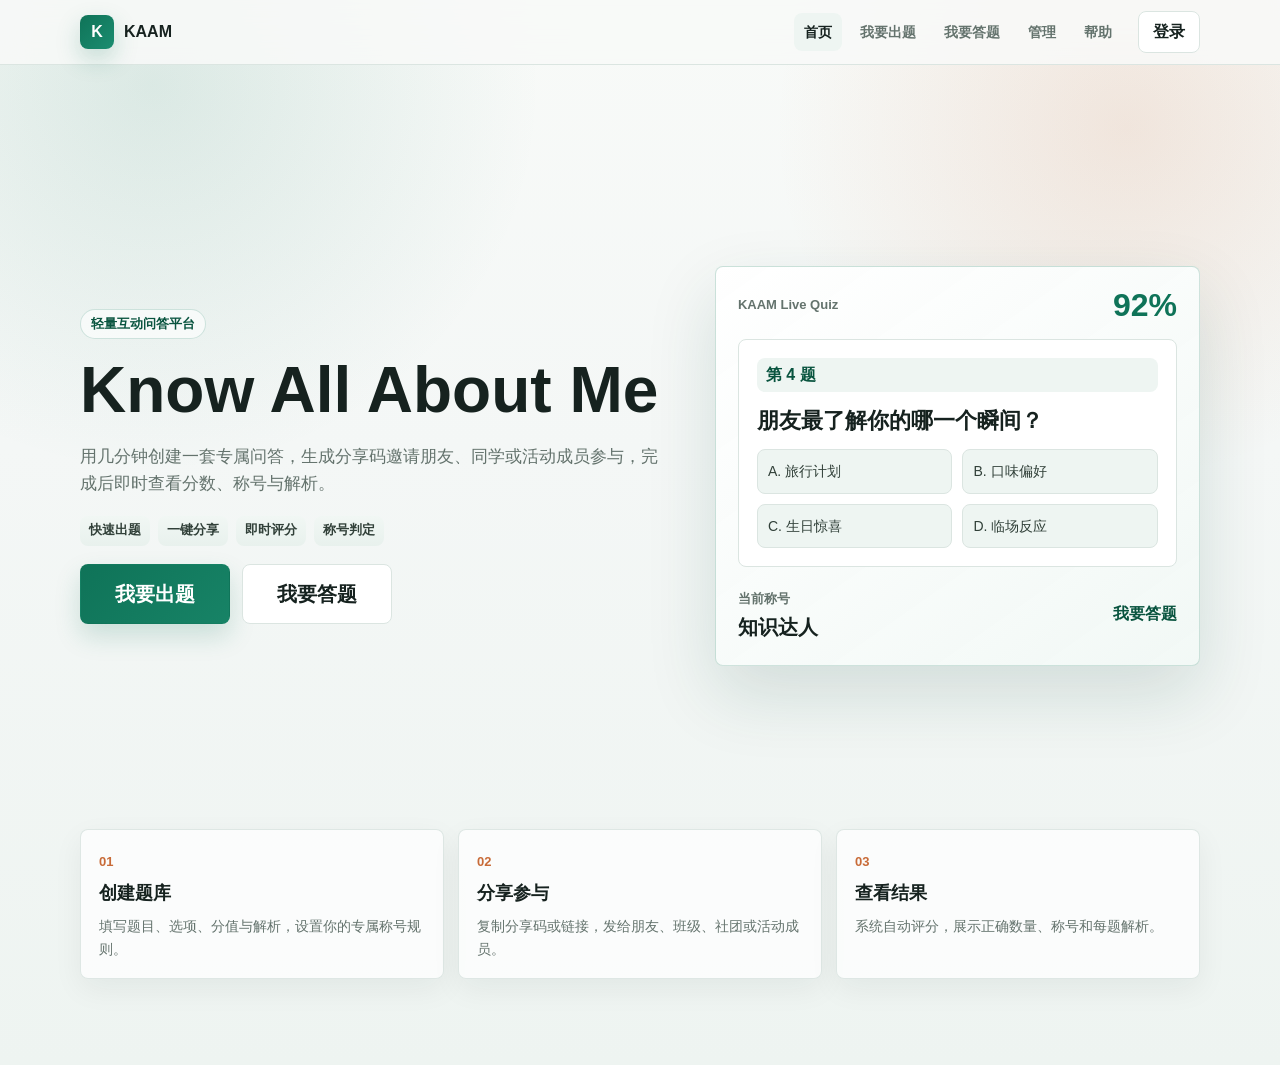
<file: index.html>
<!doctype html>
<html lang="zh-CN">
  <head>
    <meta charset="utf-8">
    <meta name="viewport" content="width=device-width, initial-scale=1">
    <title>KAAM - Know All About Me</title>
    <link rel="stylesheet" href="css/style.css">
  </head>
  <body>
    <div class="app-shell">
      <header class="site-header">
        <nav class="site-nav" aria-label="主导航">
          <a class="brand" href="index.html">
            <span class="brand-mark">K</span>
            <span>KAAM</span>
          </a>
          <div class="nav-links">
            <a href="index.html" aria-current="page">首页</a>
            <a href="create.html">我要出题</a>
            <a href="answer.html">我要答题</a>
            <a href="manage.html">管理</a>
            <a href="help.html">帮助</a>
          </div>
        </nav>
      </header>

      <main class="main home-main">
        <section class="hero">
          <div class="hero-copy">
            <span class="eyebrow">轻量互动问答平台</span>
            <h1>Know All About Me</h1>
            <p>用几分钟创建一套专属问答，生成分享码邀请朋友、同学或活动成员参与，完成后即时查看分数、称号与解析。</p>
            <div class="pill-list" aria-label="能力标签">
              <span class="pill">快速出题</span>
              <span class="pill">一键分享</span>
              <span class="pill">即时评分</span>
              <span class="pill">称号判定</span>
            </div>
            <div class="hero-actions">
              <a class="button" href="create.html">我要出题</a>
              <a class="button secondary" href="answer.html">我要答题</a>
            </div>
          </div>
          <div class="hero-showcase" aria-label="产品预览">
            <div class="showcase-top">
              <span>KAAM Live Quiz</span>
              <strong>92%</strong>
            </div>
            <div class="showcase-question">
              <span class="question-number">第 4 题</span>
              <h2>朋友最了解你的哪一个瞬间？</h2>
              <div class="mini-options">
                <span>A. 旅行计划</span>
                <span>B. 口味偏好</span>
                <span>C. 生日惊喜</span>
                <span>D. 临场反应</span>
              </div>
            </div>
            <div class="showcase-bottom">
              <div>
                <span class="meta">当前称号</span>
                <strong>知识达人</strong>
              </div>
              <a href="answer.html">我要答题</a>
            </div>
          </div>
        </section>

        <section class="home-band" aria-label="使用流程">
          <div class="step-item">
            <span>01</span>
            <strong>创建题库</strong>
            <p>填写题目、选项、分值与解析，设置你的专属称号规则。</p>
          </div>
          <div class="step-item">
            <span>02</span>
            <strong>分享参与</strong>
            <p>复制分享码或链接，发给朋友、班级、社团或活动成员。</p>
          </div>
          <div class="step-item">
            <span>03</span>
            <strong>查看结果</strong>
            <p>系统自动评分，展示正确数量、称号和每题解析。</p>
          </div>
        </section>
      </main>
    </div>
    <script src="js/common.js"></script>
  </body>
</html>
</file>
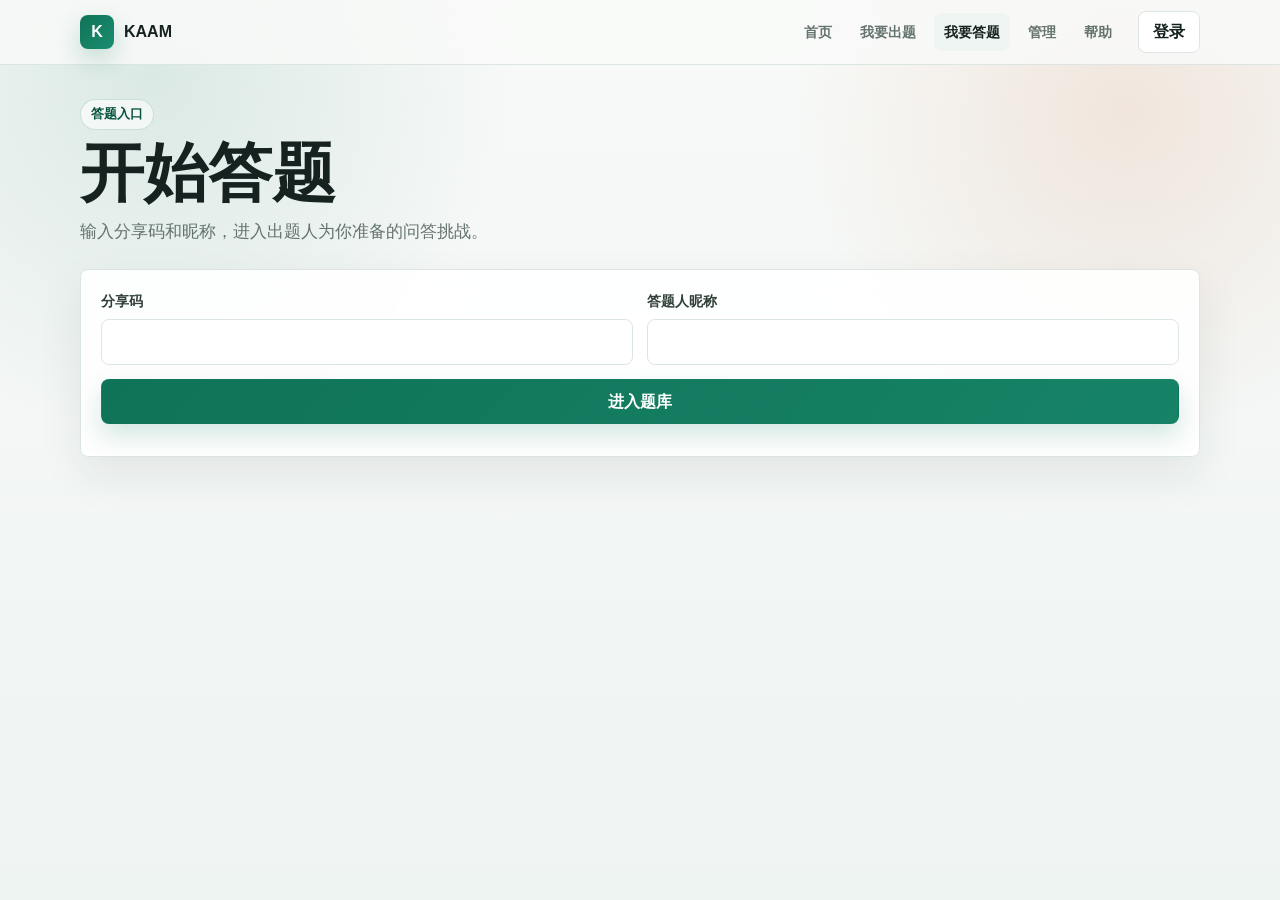
<file: answer.html>
<!doctype html>
<html lang="zh-CN">
  <head>
    <meta charset="utf-8">
    <meta name="viewport" content="width=device-width, initial-scale=1">
    <title>开始答题 - KAAM</title>
    <link rel="stylesheet" href="css/style.css">
  </head>
  <body>
    <div class="app-shell">
      <header class="site-header">
        <nav class="site-nav" aria-label="主导航">
          <a class="brand" href="index.html"><span class="brand-mark">K</span><span>KAAM</span></a>
          <div class="nav-links">
            <a href="index.html">首页</a>
            <a href="create.html">我要出题</a>
            <a href="answer.html" aria-current="page">我要答题</a>
            <a href="manage.html">管理</a>
            <a href="help.html">帮助</a>
          </div>
        </nav>
      </header>

      <main class="main">
        <section class="page-title">
          <span class="eyebrow">答题入口</span>
          <h1>开始答题</h1>
          <p>输入分享码和昵称，进入出题人为你准备的问答挑战。</p>
        </section>

        <section id="enterAnswerSection" class="card">
          <form id="enterAnswerForm" class="form-grid">
            <div class="field">
              <label for="shareCodeInput">分享码</label>
              <input id="shareCodeInput" name="shareCode" maxlength="12" required>
            </div>
            <div class="field">
              <label for="answerNameInput">答题人昵称</label>
              <input id="answerNameInput" name="answerName" maxlength="24" required>
            </div>
            <div class="field full">
              <button class="button" type="submit">进入题库</button>
            </div>
          </form>
          <div id="answerStatus" class="status" role="status"></div>
        </section>

        <form id="answerForm" class="stack" hidden>
          <section class="card">
            <div class="card-header">
              <div>
                <h2 id="bankTitle"></h2>
                <p id="bankDescription" class="hint"></p>
              </div>
              <span id="questionProgress" class="pill"></span>
            </div>
          </section>
          <div id="answerQuestionList" class="stack"></div>
        </form>
      </main>
    </div>

    <div id="answerActions" class="answer-submit-bar" hidden>
      <button id="submitAnswerButton" class="button" type="submit" form="answerForm">提交答案</button>
    </div>

    <script src="js/common.js?v=20260503"></script>
    <script src="js/tools.js?v=20260503"></script>
    <script src="js/answer.js?v=20260503"></script>
  </body>
</html>
</file>
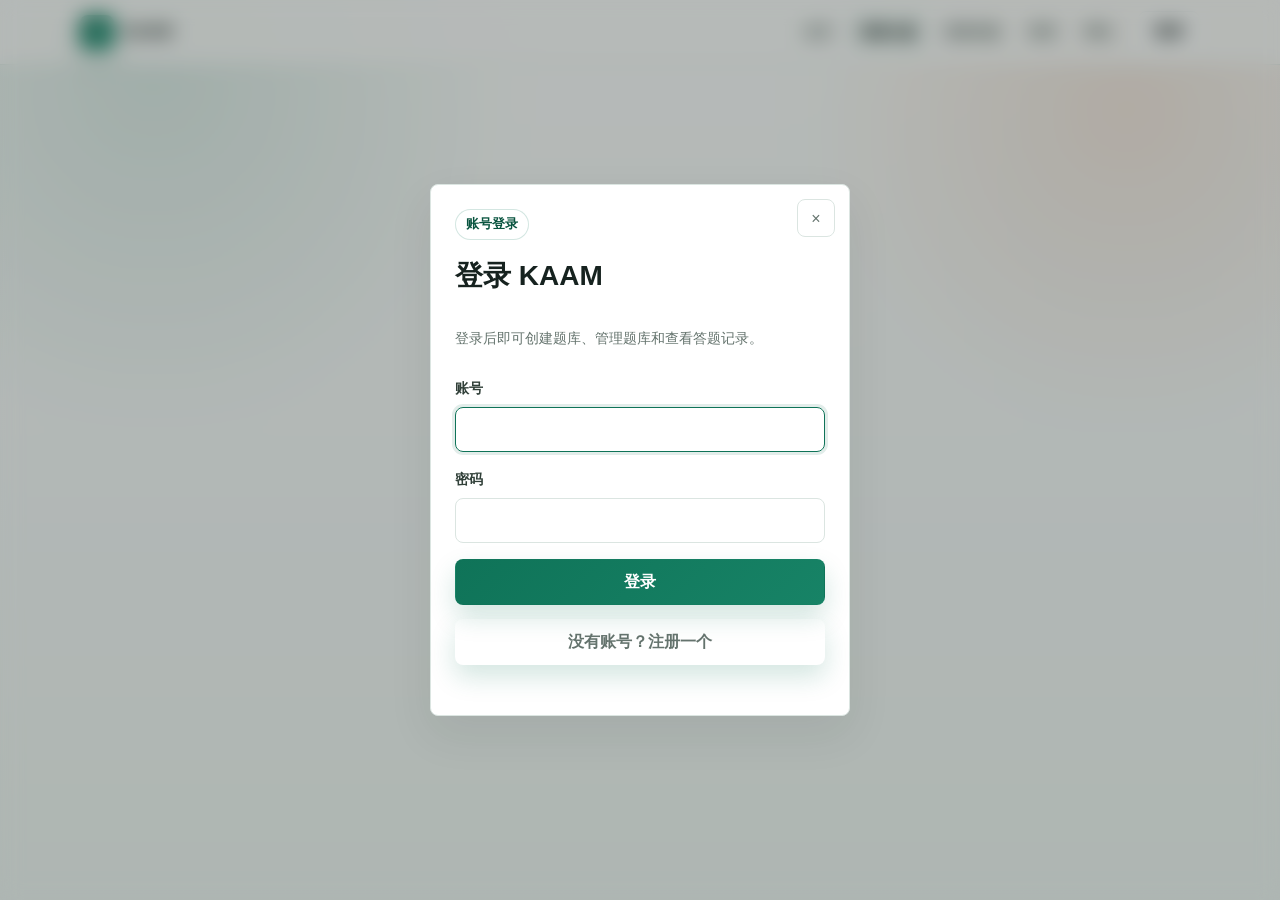
<file: create.html>
<!doctype html>
<html lang="zh-CN">
  <head>
    <meta charset="utf-8">
    <meta name="viewport" content="width=device-width, initial-scale=1">
    <title>创建题库 - KAAM</title>
    <link rel="stylesheet" href="css/style.css">
  </head>
  <body data-requires-auth="true">
    <div class="app-shell">
      <header class="site-header">
        <nav class="site-nav" aria-label="主导航">
          <a class="brand" href="index.html"><span class="brand-mark">K</span><span>KAAM</span></a>
          <div class="nav-links">
            <a href="index.html">首页</a>
            <a href="create.html" aria-current="page">我要出题</a>
            <a href="answer.html">我要答题</a>
            <a href="manage.html">管理</a>
            <a href="help.html">帮助</a>
          </div>
        </nav>
      </header>

      <main class="main">
        <section class="page-title">
          <span class="eyebrow">创建中心</span>
          <h1>创建题库</h1>
          <p>为一次聚会、一场课堂互动或一个社团活动准备专属问答。完成题目后即可生成分享码，邀请大家参与。</p>
        </section>

        <form id="questionBankForm" class="layout-grid">
          <div class="stack">
            <section class="card">
              <div class="card-header">
                <h2>基础信息</h2>
              </div>
              <div class="form-grid">
                <div class="field full">
                  <label for="bankTitle">题库标题</label>
                  <input id="bankTitle" name="bankTitle" maxlength="60" required placeholder="比如：你真的了解我吗">
                </div>
                <div class="field full">
                  <label for="bankDescription">题库描述</label>
                  <textarea id="bankDescription" name="bankDescription" maxlength="240" placeholder="可选"></textarea>
                </div>
              </div>
            </section>

            <section class="card">
              <div class="card-header">
                <h2>题目列表</h2>
                <button class="button secondary" type="button" id="addQuestionButton">新增题目</button>
              </div>
              <div id="questionList" class="stack"></div>
            </section>

            <section class="card">
              <div class="card-header">
                <h2>称号规则</h2>
                <button class="button secondary" type="button" id="addRankRuleButton">新增规则</button>
              </div>
              <div id="rankRuleList" class="stack"></div>
            </section>
          </div>

          <aside class="stack">
            <section class="card">
              <h2>AI 辅助</h2>
              <div class="ai-grid">
                <div class="field">
                  <label for="aiTopic">主题</label>
                  <input id="aiTopic" maxlength="40" placeholder="如：校园生活">
                </div>
                <div class="field">
                  <label for="aiCount">数量</label>
                  <input id="aiCount" type="number" min="1" max="10" value="3">
                </div>
                <button class="button secondary" type="button" id="generateAiButton">生成题目</button>
              </div>
              <p class="hint">输入主题后可快速生成题目草稿，你仍可继续编辑每一道题。</p>
            </section>

            <section class="card">
              <h2>提交与分享</h2>
              <p class="hint">保存后会生成唯一分享码，可复制链接邀请他人答题。</p>
              <button class="button" type="submit">保存并生成分享码</button>
              <div id="createStatus" class="status" role="status"></div>
              <div id="shareBox" class="share-box">
                <div class="meta">分享码</div>
                <div id="shareCode" class="share-code"></div>
                <button id="copyShareButton" class="button" type="button">复制答题链接</button>
              </div>
            </section>
          </aside>
        </form>
        <section id="createdBankView" class="result-panel created-bank-view" hidden>
          <span class="eyebrow">分享已就绪</span>
          <h2>题库创建成功</h2>
          <p class="hint">这套题库已经和你的账号绑定。复制答题链接发给他人即可，出题人无需自己作答。</p>
          <div class="share-box active">
            <div class="meta">分享码</div>
            <div id="createdShareCode" class="share-code"></div>
            <button id="copyCreatedShareButton" class="button" type="button">复制答题链接</button>
          </div>
          <div class="actions">
            <a class="button secondary" href="manage.html">去管理题库</a>
          </div>
        </section>
      </main>
    </div>

    <script src="js/common.js"></script>
    <script src="js/tools.js"></script>
    <script src="js/create.js"></script>
  </body>
</html>
</file>
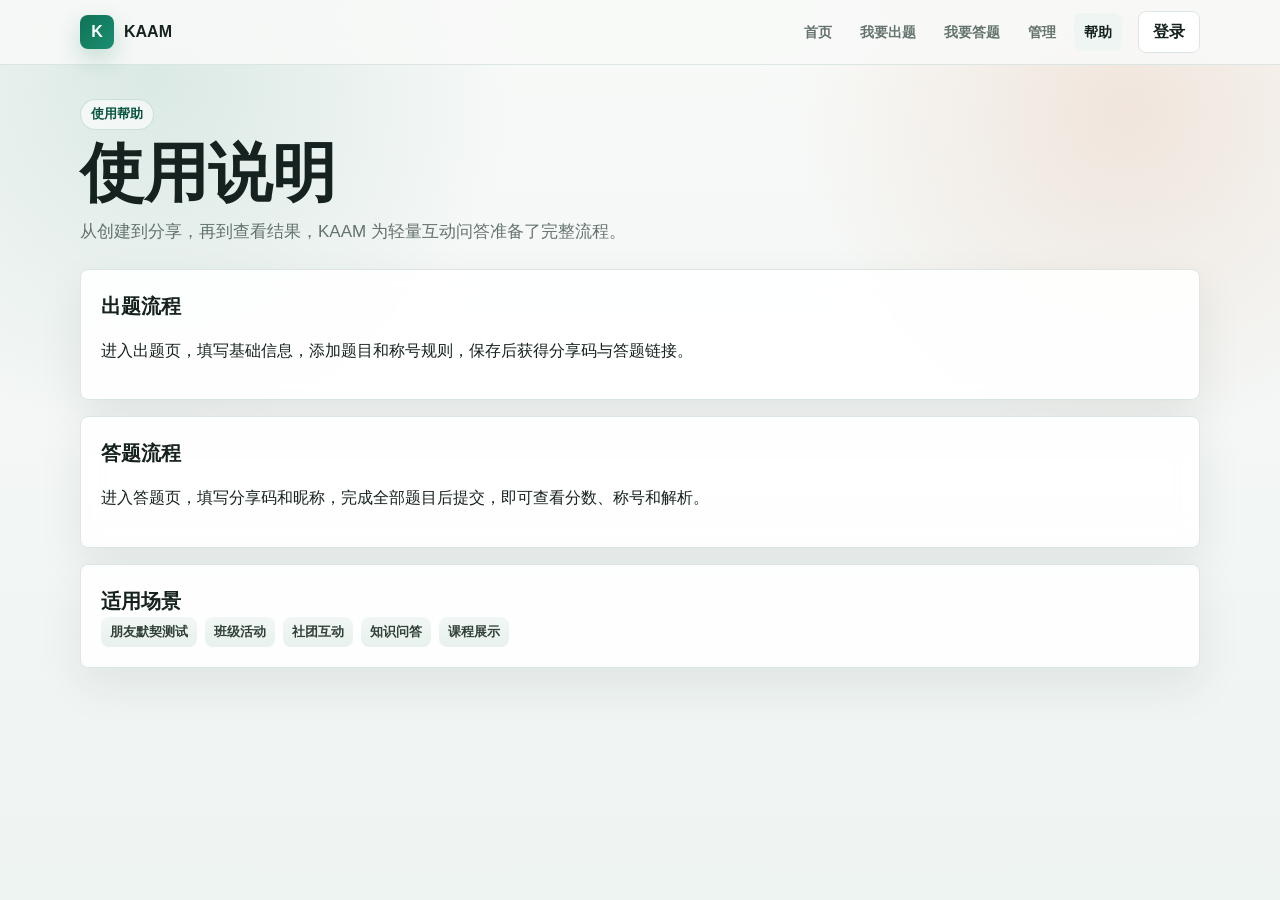
<file: help.html>
<!doctype html>
<html lang="zh-CN">
  <head>
    <meta charset="utf-8">
    <meta name="viewport" content="width=device-width, initial-scale=1">
    <title>使用说明 - KAAM</title>
    <link rel="stylesheet" href="css/style.css">
  </head>
  <body>
    <div class="app-shell">
      <header class="site-header">
        <nav class="site-nav" aria-label="主导航">
          <a class="brand" href="index.html"><span class="brand-mark">K</span><span>KAAM</span></a>
          <div class="nav-links">
            <a href="index.html">首页</a>
            <a href="create.html">我要出题</a>
            <a href="answer.html">我要答题</a>
            <a href="manage.html">管理</a>
            <a href="help.html" aria-current="page">帮助</a>
          </div>
        </nav>
      </header>

      <main class="main">
        <section class="page-title">
          <span class="eyebrow">使用帮助</span>
          <h1>使用说明</h1>
          <p>从创建到分享，再到查看结果，KAAM 为轻量互动问答准备了完整流程。</p>
        </section>

        <div class="stack">
          <section class="card">
            <h2>出题流程</h2>
            <p>进入出题页，填写基础信息，添加题目和称号规则，保存后获得分享码与答题链接。</p>
          </section>
          <section class="card">
            <h2>答题流程</h2>
            <p>进入答题页，填写分享码和昵称，完成全部题目后提交，即可查看分数、称号和解析。</p>
          </section>
          <section class="card">
            <h2>适用场景</h2>
            <div class="pill-list">
              <span class="pill">朋友默契测试</span>
              <span class="pill">班级活动</span>
              <span class="pill">社团互动</span>
              <span class="pill">知识问答</span>
              <span class="pill">课程展示</span>
            </div>
          </section>
        </div>
      </main>
    </div>
    <script src="js/common.js"></script>
  </body>
</html>
</file>
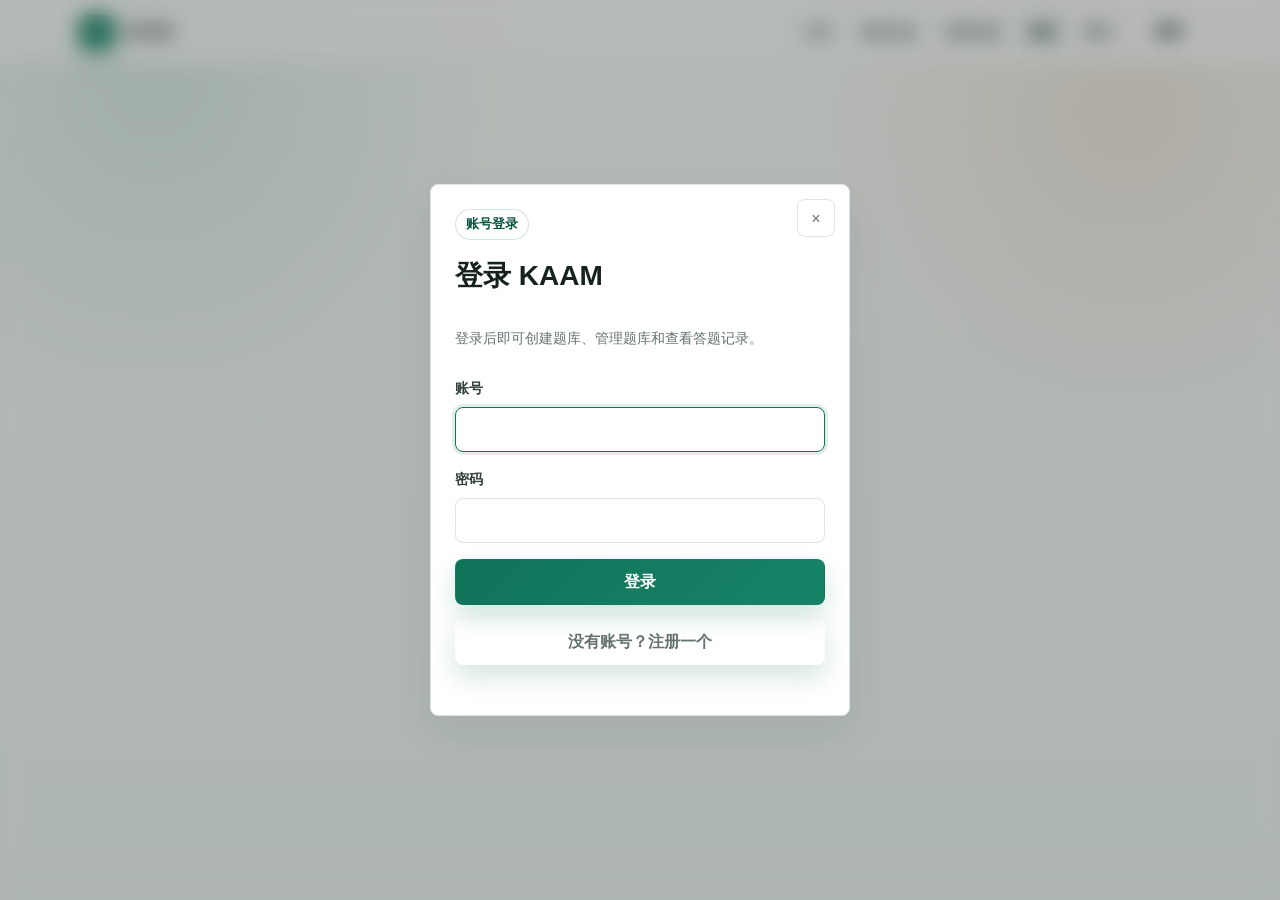
<file: manage.html>
<!doctype html>
<html lang="zh-CN">
  <head>
    <meta charset="utf-8">
    <meta name="viewport" content="width=device-width, initial-scale=1">
    <title>题库管理 - KAAM</title>
    <link rel="stylesheet" href="css/style.css">
  </head>
  <body data-requires-auth="true">
    <div class="app-shell">
      <header class="site-header">
        <nav class="site-nav" aria-label="主导航">
          <a class="brand" href="index.html"><span class="brand-mark">K</span><span>KAAM</span></a>
          <div class="nav-links">
            <a href="index.html">首页</a>
            <a href="create.html">我要出题</a>
            <a href="answer.html">我要答题</a>
            <a href="manage.html" aria-current="page">管理</a>
            <a href="help.html">帮助</a>
          </div>
        </nav>
      </header>

      <main class="main">
        <section class="page-title">
          <span class="eyebrow">题库控制台</span>
          <h1>题库管理</h1>
          <p>查看你创建的题库，编辑题目内容，并查看所有答题人的详细记录。</p>
        </section>

        <section class="card">
          <div class="card-header">
            <h2>我的题库</h2>
            <button id="refreshManageButton" class="button secondary" type="button">刷新</button>
          </div>
          <div id="manageStatus" class="status" role="status"></div>
          <div id="bankList" class="manage-list"></div>
        </section>

        <section class="card">
          <div class="card-header">
            <h2>答题记录</h2>
            <span id="recordScope" class="pill">全部题库</span>
          </div>
          <div id="recordList" class="manage-list"></div>
        </section>
      </main>
    </div>

    <script src="js/common.js"></script>
    <script src="js/tools.js"></script>
    <script src="js/manage.js"></script>
  </body>
</html>
</file>
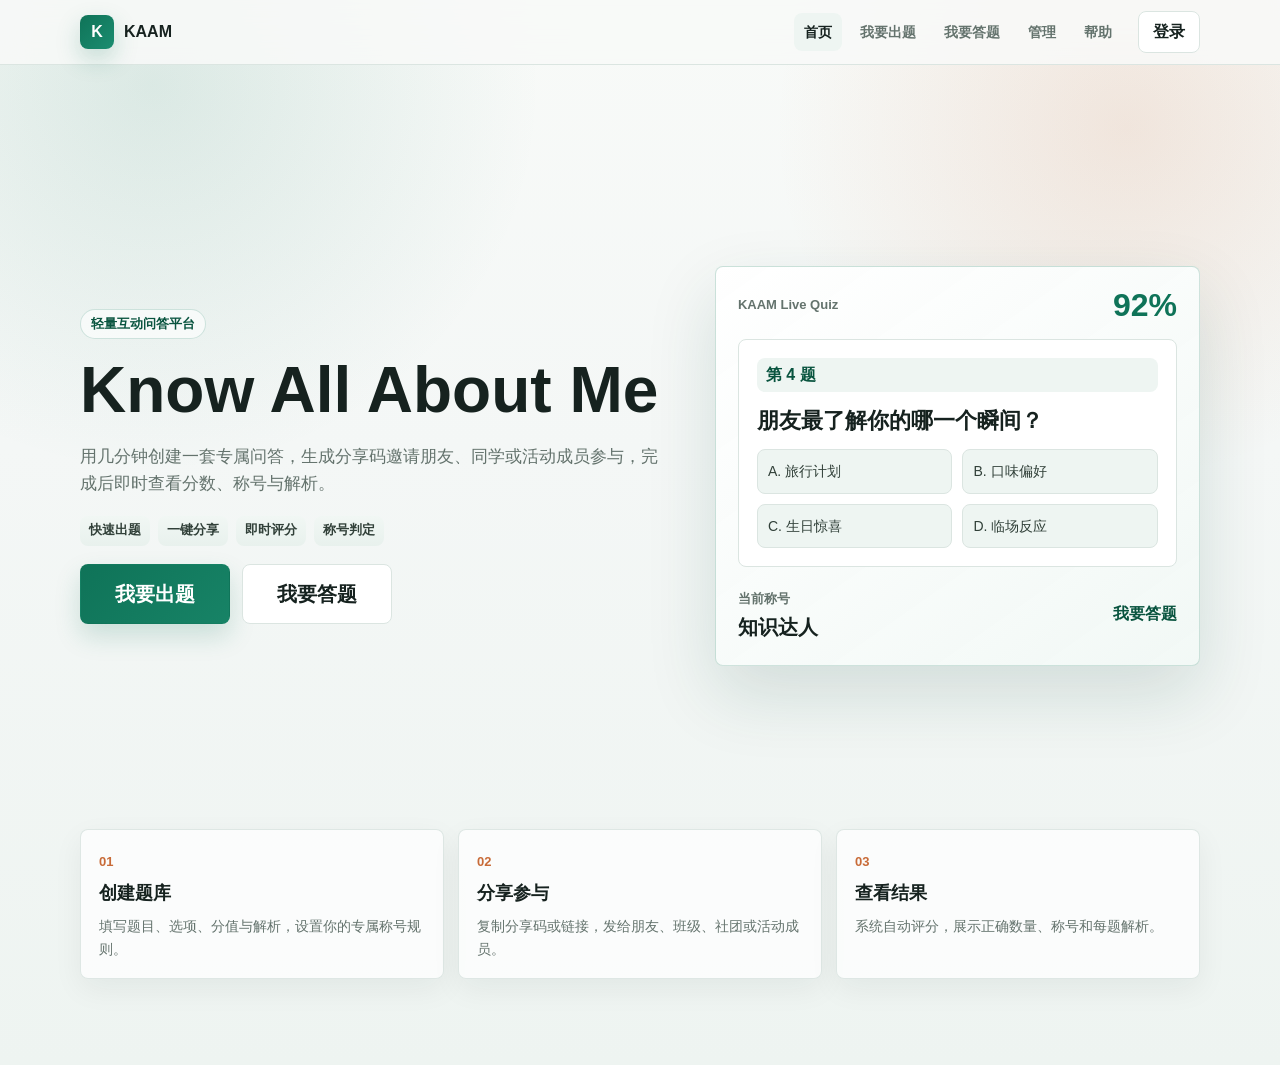
<file: reset.html>
<!doctype html>
<html lang="zh-CN">
  <head>
    <meta charset="utf-8">
    <meta name="viewport" content="width=device-width, initial-scale=1">
    <title>重置测试状态 - KAAM</title>
    <link rel="stylesheet" href="css/style.css">
  </head>
  <body>
    <main class="main">
      <section class="result-panel created-bank-view">
        <span class="eyebrow">测试重置</span>
        <h1>正在重置浏览器状态</h1>
        <p class="hint">即将返回首页。</p>
      </section>
    </main>
    <script>
      Object.keys(localStorage)
        .filter((key) => key.startsWith("kaam."))
        .forEach((key) => localStorage.removeItem(key));
      sessionStorage.clear();
      setTimeout(() => {
        location.replace("index.html");
      }, 500);
    </script>
  </body>
</html>
</file>
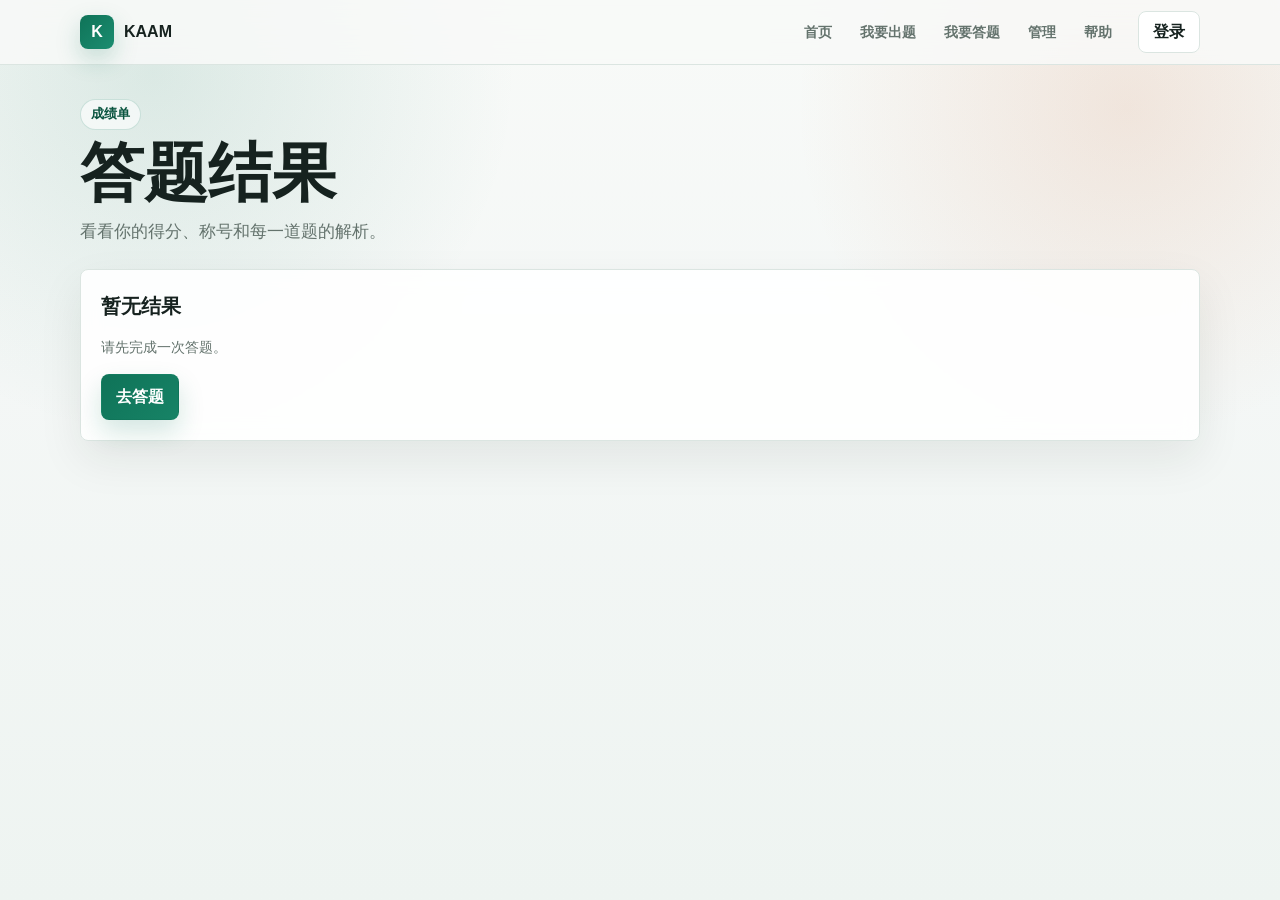
<file: result.html>
<!doctype html>
<html lang="zh-CN">
  <head>
    <meta charset="utf-8">
    <meta name="viewport" content="width=device-width, initial-scale=1">
    <title>答题结果 - KAAM</title>
    <link rel="stylesheet" href="css/style.css">
  </head>
  <body>
    <div class="app-shell">
      <header class="site-header">
        <nav class="site-nav" aria-label="主导航">
          <a class="brand" href="index.html"><span class="brand-mark">K</span><span>KAAM</span></a>
          <div class="nav-links">
            <a href="index.html">首页</a>
            <a href="create.html">我要出题</a>
            <a href="answer.html">我要答题</a>
            <a href="manage.html">管理</a>
            <a href="help.html">帮助</a>
          </div>
        </nav>
      </header>

      <main class="main">
        <section class="page-title">
          <span class="eyebrow">成绩单</span>
          <h1>答题结果</h1>
          <p>看看你的得分、称号和每一道题的解析。</p>
        </section>

        <section id="resultPanel" class="result-panel"></section>
      </main>
    </div>

    <script src="js/common.js?v=20260503"></script>
    <script src="js/tools.js?v=20260503"></script>
    <script src="js/result.js?v=20260503"></script>
  </body>
</html>
</file>
<file: css/style.css>
:root {
  --bg: #f4f7f6;
  --surface: #ffffff;
  --surface-soft: #eef5f2;
  --surface-tint: #fbf8ef;
  --text: #16221f;
  --muted: #64736d;
  --line: #dbe5e1;
  --primary: #0f7358;
  --primary-strong: #09543f;
  --accent: #c86b38;
  --accent-soft: #fff0df;
  --danger: #b42318;
  --warning: #a15c07;
  --success: #087443;
  --shadow: 0 18px 45px rgba(23, 33, 27, 0.08);
  --shadow-soft: 0 10px 30px rgba(23, 33, 27, 0.06);
}

* {
  box-sizing: border-box;
}

[hidden] {
  display: none !important;
}

body {
  margin: 0;
  background:
    radial-gradient(circle at 12% 8%, rgba(15, 115, 88, 0.12), transparent 26%),
    radial-gradient(circle at 88% 12%, rgba(200, 107, 56, 0.14), transparent 24%),
    linear-gradient(180deg, #f8faf8 0%, var(--bg) 42%, #eef4f1 100%);
  color: var(--text);
  font-family: -apple-system, BlinkMacSystemFont, "Segoe UI", "PingFang SC", "Microsoft YaHei", sans-serif;
  line-height: 1.6;
}

a {
  color: inherit;
  text-decoration: none;
}

button,
input,
select,
textarea {
  font: inherit;
}

button {
  cursor: pointer;
}

.app-shell {
  min-height: 100vh;
}

.site-header {
  position: sticky;
  top: 0;
  z-index: 20;
  background: rgba(248, 250, 248, 0.86);
  border-bottom: 1px solid var(--line);
  backdrop-filter: blur(14px);
}

.site-nav {
  display: flex;
  align-items: center;
  justify-content: space-between;
  width: min(1120px, calc(100% - 32px));
  min-height: 64px;
  margin: 0 auto;
  gap: 18px;
}

.brand {
  display: flex;
  align-items: center;
  gap: 10px;
  font-weight: 800;
  letter-spacing: 0;
}

.brand-mark {
  display: grid;
  width: 34px;
  height: 34px;
  place-items: center;
  border-radius: 8px;
  background: linear-gradient(135deg, var(--primary), #1b8d70);
  color: #fff;
  box-shadow: 0 10px 24px rgba(15, 115, 88, 0.22);
}

.nav-links {
  display: flex;
  flex-wrap: wrap;
  justify-content: flex-end;
  align-items: center;
  gap: 8px;
}

.nav-links a {
  padding: 8px 10px;
  border-radius: 8px;
  color: var(--muted);
  font-size: 14px;
  font-weight: 650;
}

.nav-links a:hover,
.nav-links a[aria-current="page"] {
  background: var(--surface-soft);
  color: var(--text);
}

.main {
  width: min(1120px, calc(100% - 32px));
  margin: 0 auto;
  padding: 34px 0 56px;
}

.home-main {
  padding-top: 20px;
}

.hero {
  display: grid;
  grid-template-columns: minmax(0, 1.1fr) minmax(300px, 0.9fr);
  min-height: calc(100vh - 138px);
  align-items: center;
  gap: 42px;
}

.hero-copy {
  display: grid;
  gap: 18px;
}

.hero h1,
.page-title h1 {
  margin: 0;
  font-size: clamp(34px, 5vw, 64px);
  line-height: 1.06;
  letter-spacing: 0;
}

.hero p,
.page-title p {
  max-width: 680px;
  margin: 0;
  color: var(--muted);
  font-size: 17px;
}

.eyebrow {
  display: inline-flex;
  width: fit-content;
  align-items: center;
  min-height: 28px;
  padding: 4px 10px;
  border: 1px solid rgba(15, 115, 88, 0.18);
  border-radius: 999px;
  background: rgba(255, 255, 255, 0.62);
  color: var(--primary-strong);
  font-size: 13px;
  font-weight: 800;
}

.hero-actions {
  display: flex;
  flex-wrap: wrap;
  gap: 12px;
}

.hero-actions .button {
  min-height: 56px;
  min-width: 150px;
  padding: 13px 24px;
  font-size: 20px;
  font-weight: 850;
}

.hero-panel {
  display: grid;
  gap: 14px;
}

.entry-tile,
.card,
.question-card,
.result-panel {
  background: var(--surface);
  border: 1px solid var(--line);
  border-radius: 8px;
  box-shadow: var(--shadow);
}

.hero-showcase {
  display: grid;
  gap: 18px;
  padding: 22px;
  border: 1px solid rgba(15, 115, 88, 0.2);
  border-radius: 8px;
  background:
    linear-gradient(145deg, rgba(255, 255, 255, 0.96), rgba(241, 248, 245, 0.92)),
    var(--surface);
  box-shadow: 0 28px 70px rgba(15, 73, 57, 0.14);
}

.showcase-top,
.showcase-bottom {
  display: flex;
  align-items: center;
  justify-content: space-between;
  gap: 14px;
}

.showcase-top span,
.showcase-bottom .meta {
  color: var(--muted);
  font-size: 13px;
  font-weight: 700;
}

.showcase-top strong {
  color: var(--primary);
  font-size: 32px;
  line-height: 1;
}

.showcase-question {
  display: grid;
  gap: 14px;
  padding: 18px;
  border: 1px solid var(--line);
  border-radius: 8px;
  background: #fff;
}

.showcase-question h2 {
  margin: 0;
  font-size: 22px;
  line-height: 1.35;
}

.mini-options {
  display: grid;
  grid-template-columns: repeat(2, minmax(0, 1fr));
  gap: 10px;
}

.mini-options span {
  padding: 10px;
  border: 1px solid var(--line);
  border-radius: 8px;
  background: var(--surface-soft);
  color: #314039;
  font-size: 14px;
}

.showcase-bottom a {
  color: var(--primary-strong);
  font-weight: 800;
}

.showcase-bottom strong {
  display: block;
  font-size: 20px;
}

.home-band {
  display: grid;
  grid-template-columns: repeat(3, minmax(0, 1fr));
  gap: 14px;
  margin-top: -18px;
  padding-bottom: 30px;
}

.step-item {
  padding: 18px;
  border: 1px solid rgba(219, 229, 225, 0.9);
  border-radius: 8px;
  background: rgba(255, 255, 255, 0.72);
  box-shadow: var(--shadow-soft);
}

.step-item span {
  color: var(--accent);
  font-weight: 900;
  font-size: 13px;
}

.step-item strong {
  display: block;
  margin-top: 5px;
  font-size: 18px;
}

.step-item p {
  margin: 8px 0 0;
  color: var(--muted);
  font-size: 14px;
}

.entry-tile {
  display: grid;
  gap: 8px;
  padding: 22px;
  transition: transform 0.18s ease, border-color 0.18s ease, box-shadow 0.18s ease;
}

.entry-tile strong {
  font-size: 21px;
}

.entry-tile span {
  color: var(--muted);
}

.entry-tile:hover {
  border-color: rgba(20, 107, 82, 0.45);
  transform: translateY(-1px);
}

.page-title {
  display: grid;
  gap: 10px;
  margin-bottom: 24px;
}

.layout-grid {
  display: grid;
  grid-template-columns: minmax(0, 1fr) 330px;
  gap: 20px;
  align-items: start;
}

.stack {
  display: grid;
  gap: 16px;
}

.card,
.result-panel {
  padding: 20px;
  background: rgba(255, 255, 255, 0.9);
  backdrop-filter: blur(10px);
}

.card-header {
  display: flex;
  align-items: flex-start;
  justify-content: space-between;
  gap: 16px;
  margin-bottom: 16px;
}

.card-header h2,
.card h2,
.result-panel h2 {
  margin: 0;
  font-size: 20px;
}

.form-grid {
  display: grid;
  grid-template-columns: repeat(2, minmax(0, 1fr));
  gap: 14px;
}

.field {
  display: grid;
  gap: 7px;
}

.field.full {
  grid-column: 1 / -1;
}

.field label {
  color: #314039;
  font-size: 14px;
  font-weight: 700;
}

.field input,
.field select,
.field textarea {
  width: 100%;
  min-height: 42px;
  padding: 9px 11px;
  border: 1px solid var(--line);
  border-radius: 8px;
  background: rgba(255, 255, 255, 0.94);
  color: var(--text);
  outline: none;
}

.field textarea {
  min-height: 96px;
  resize: vertical;
}

.field input:focus,
.field select:focus,
.field textarea:focus {
  border-color: var(--primary);
  box-shadow: 0 0 0 3px rgba(20, 107, 82, 0.12);
}

.actions {
  display: flex;
  flex-wrap: wrap;
  gap: 10px;
  margin-top: 16px;
}

.answer-submit-bar {
  display: flex;
  position: fixed;
  right: max(16px, calc((100vw - 1120px) / 2 + 16px));
  bottom: 18px;
  left: max(16px, calc((100vw - 1120px) / 2 + 16px));
  z-index: 30;
  justify-content: center;
  margin-top: 0;
  padding: 14px;
  border: 1px solid rgba(20, 107, 82, 0.16);
  border-radius: 8px;
  background: rgba(248, 250, 248, 0.9);
  box-shadow: var(--shadow);
  backdrop-filter: blur(12px);
}

.answer-submit-bar .button {
  width: min(360px, 100%);
  min-height: 50px;
  font-size: 18px;
}

body:has(.answer-submit-bar:not([hidden])) .main {
  padding-bottom: 124px;
}

.button {
  display: inline-flex;
  align-items: center;
  justify-content: center;
  min-height: 42px;
  gap: 8px;
  padding: 9px 14px;
  border: 1px solid transparent;
  border-radius: 8px;
  background: linear-gradient(135deg, var(--primary), #178366);
  color: #fff;
  font-weight: 700;
  box-shadow: 0 12px 26px rgba(15, 115, 88, 0.18);
  transition: transform 0.16s ease, box-shadow 0.16s ease, background 0.16s ease;
}

.button:hover {
  background: var(--primary-strong);
  transform: translateY(-1px);
  box-shadow: 0 16px 34px rgba(15, 115, 88, 0.24);
}

.button.secondary {
  background: #fff;
  border-color: var(--line);
  color: var(--text);
  box-shadow: none;
}

.button.secondary:hover {
  background: var(--surface-soft);
}

.button.danger {
  background: var(--danger);
}

.button.ghost {
  background: transparent;
  border-color: transparent;
  color: var(--muted);
}

.icon-button {
  display: inline-grid;
  width: 38px;
  height: 38px;
  place-items: center;
  border: 1px solid var(--line);
  border-radius: 8px;
  background: #fff;
  color: var(--muted);
}

.icon-button:hover {
  color: var(--text);
  background: var(--surface-soft);
}

.question-card {
  padding: 18px;
  box-shadow: var(--shadow-soft);
}

.question-top {
  display: flex;
  align-items: center;
  justify-content: space-between;
  gap: 12px;
  margin-bottom: 14px;
}

.question-number {
  display: inline-flex;
  align-items: center;
  min-height: 30px;
  padding: 4px 9px;
  border-radius: 8px;
  background: var(--surface-soft);
  color: var(--primary-strong);
  font-weight: 800;
}

.option-grid {
  display: grid;
  grid-template-columns: repeat(2, minmax(0, 1fr));
  gap: 10px;
}

.option-choice {
  display: flex;
  align-items: flex-start;
  gap: 10px;
  min-height: 48px;
  padding: 12px;
  border: 1px solid var(--line);
  border-radius: 8px;
  background: #fff;
  transition: border-color 0.16s ease, background 0.16s ease, transform 0.16s ease;
}

.option-choice:hover {
  transform: translateY(-1px);
  border-color: rgba(15, 115, 88, 0.3);
}

.option-choice:has(input:checked) {
  border-color: var(--primary);
  background: #edf8f3;
}

.hint,
.meta,
.empty-state {
  color: var(--muted);
  font-size: 14px;
}

.pill-list {
  display: flex;
  flex-wrap: wrap;
  gap: 8px;
}

.pill {
  display: inline-flex;
  align-items: center;
  min-height: 30px;
  padding: 4px 9px;
  border-radius: 8px;
  background: linear-gradient(180deg, #f1f7f4, #e8f1ed);
  color: #314039;
  font-size: 13px;
  font-weight: 700;
}

.status {
  margin-top: 12px;
  color: var(--muted);
}

.status.error {
  color: var(--danger);
}

.status.success {
  color: var(--success);
}

.share-box {
  display: none;
  gap: 10px;
  margin-top: 16px;
  padding: 16px;
  border: 1px solid rgba(20, 107, 82, 0.22);
  border-radius: 8px;
  background: linear-gradient(145deg, #edf8f3, #fff8ee);
}

.share-box.active {
  display: grid;
}

.share-code {
  font-size: 32px;
  font-weight: 900;
  letter-spacing: 3px;
}

.rank-row {
  display: grid;
  grid-template-columns: 1fr 1fr 1.2fr auto;
  gap: 10px;
  align-items: end;
}

.score-large {
  font-size: clamp(46px, 8vw, 78px);
  line-height: 1;
  font-weight: 900;
  color: var(--primary);
}

.review-list {
  display: grid;
  gap: 12px;
  margin-top: 18px;
}

.review-item {
  padding: 14px;
  border: 1px solid var(--line);
  border-radius: 8px;
  background: #fff;
  box-shadow: var(--shadow-soft);
}

.review-item.correct {
  border-color: rgba(8, 116, 67, 0.28);
}

.review-item.wrong {
  border-color: rgba(180, 35, 24, 0.28);
}

.ai-grid {
  display: grid;
  gap: 12px;
}

.footer-note {
  padding: 24px 0 38px;
  color: var(--muted);
  text-align: center;
}

.auth-slot {
  position: relative;
  order: 99;
  margin-left: 8px;
}

.login-button,
.avatar-button {
  display: inline-grid;
  min-width: 42px;
  height: 42px;
  place-items: center;
  border: 1px solid var(--line);
  border-radius: 8px;
  background: #fff;
  color: var(--text);
  font-weight: 800;
  cursor: pointer;
}

.login-button {
  padding: 0 14px;
}

.avatar-button {
  border-color: rgba(15, 115, 88, 0.24);
  background: linear-gradient(135deg, var(--primary), #178366);
  color: #fff;
  box-shadow: 0 10px 24px rgba(15, 115, 88, 0.2);
}

.avatar-menu {
  position: absolute;
  top: calc(100% + 8px);
  right: 0;
  z-index: 40;
  display: grid;
  min-width: 150px;
  gap: 8px;
  padding: 12px;
  border: 1px solid var(--line);
  border-radius: 8px;
  background: #fff;
  box-shadow: var(--shadow);
}

.avatar-menu[hidden] {
  display: none;
}

.avatar-menu button {
  min-height: 34px;
  border: 1px solid var(--line);
  border-radius: 8px;
  background: var(--surface-soft);
  color: var(--text);
}

.auth-modal {
  position: fixed;
  inset: 0;
  z-index: 100;
  display: grid;
  place-items: center;
  padding: 20px;
  background: rgba(14, 24, 21, 0.28);
  backdrop-filter: blur(10px);
}

.auth-modal[hidden] {
  display: none;
}

.auth-panel {
  position: relative;
  display: grid;
  width: min(420px, 100%);
  gap: 14px;
  padding: 24px;
  border: 1px solid var(--line);
  border-radius: 8px;
  background: #fff;
  box-shadow: var(--shadow);
}

.auth-panel h2 {
  margin: 0;
  font-size: 28px;
}

.auth-close {
  position: absolute;
  top: 14px;
  right: 14px;
}

.created-bank-view {
  width: min(620px, 100%);
  margin: 40px auto 0;
  text-align: center;
}

.created-bank-view .eyebrow,
.created-bank-view .actions {
  justify-self: center;
}

.created-bank-view .share-box {
  text-align: left;
}

.created-bank-view .share-box .button {
  width: 100%;
}

.manage-list {
  display: grid;
  gap: 12px;
}

.manage-item {
  display: flex;
  align-items: flex-start;
  justify-content: space-between;
  gap: 16px;
  padding: 16px;
  border: 1px solid var(--line);
  border-radius: 8px;
  background: #fff;
  box-shadow: var(--shadow-soft);
}

.manage-item strong {
  font-size: 18px;
}

.code-textarea {
  min-height: 220px;
  font-family: ui-monospace, SFMono-Regular, Menlo, Monaco, Consolas, "Liberation Mono", monospace;
  font-size: 13px;
  line-height: 1.5;
}

@media (max-width: 860px) {
  .site-nav {
    align-items: center;
    flex-wrap: wrap;
    padding: 12px 0;
  }

  .nav-links {
    flex: 1;
    justify-content: flex-end;
  }

  .hero,
  .layout-grid,
  .home-band {
    grid-template-columns: 1fr;
  }

  .hero {
    min-height: auto;
    padding-top: 22px;
  }
}

@media (max-width: 640px) {
  .main {
    width: min(100% - 24px, 1120px);
    padding-top: 24px;
  }

  .form-grid,
  .option-grid,
  .rank-row,
  .mini-options {
    grid-template-columns: 1fr;
  }

  .card,
  .question-card,
  .entry-tile,
  .result-panel {
    padding: 16px;
  }
}
</file>
